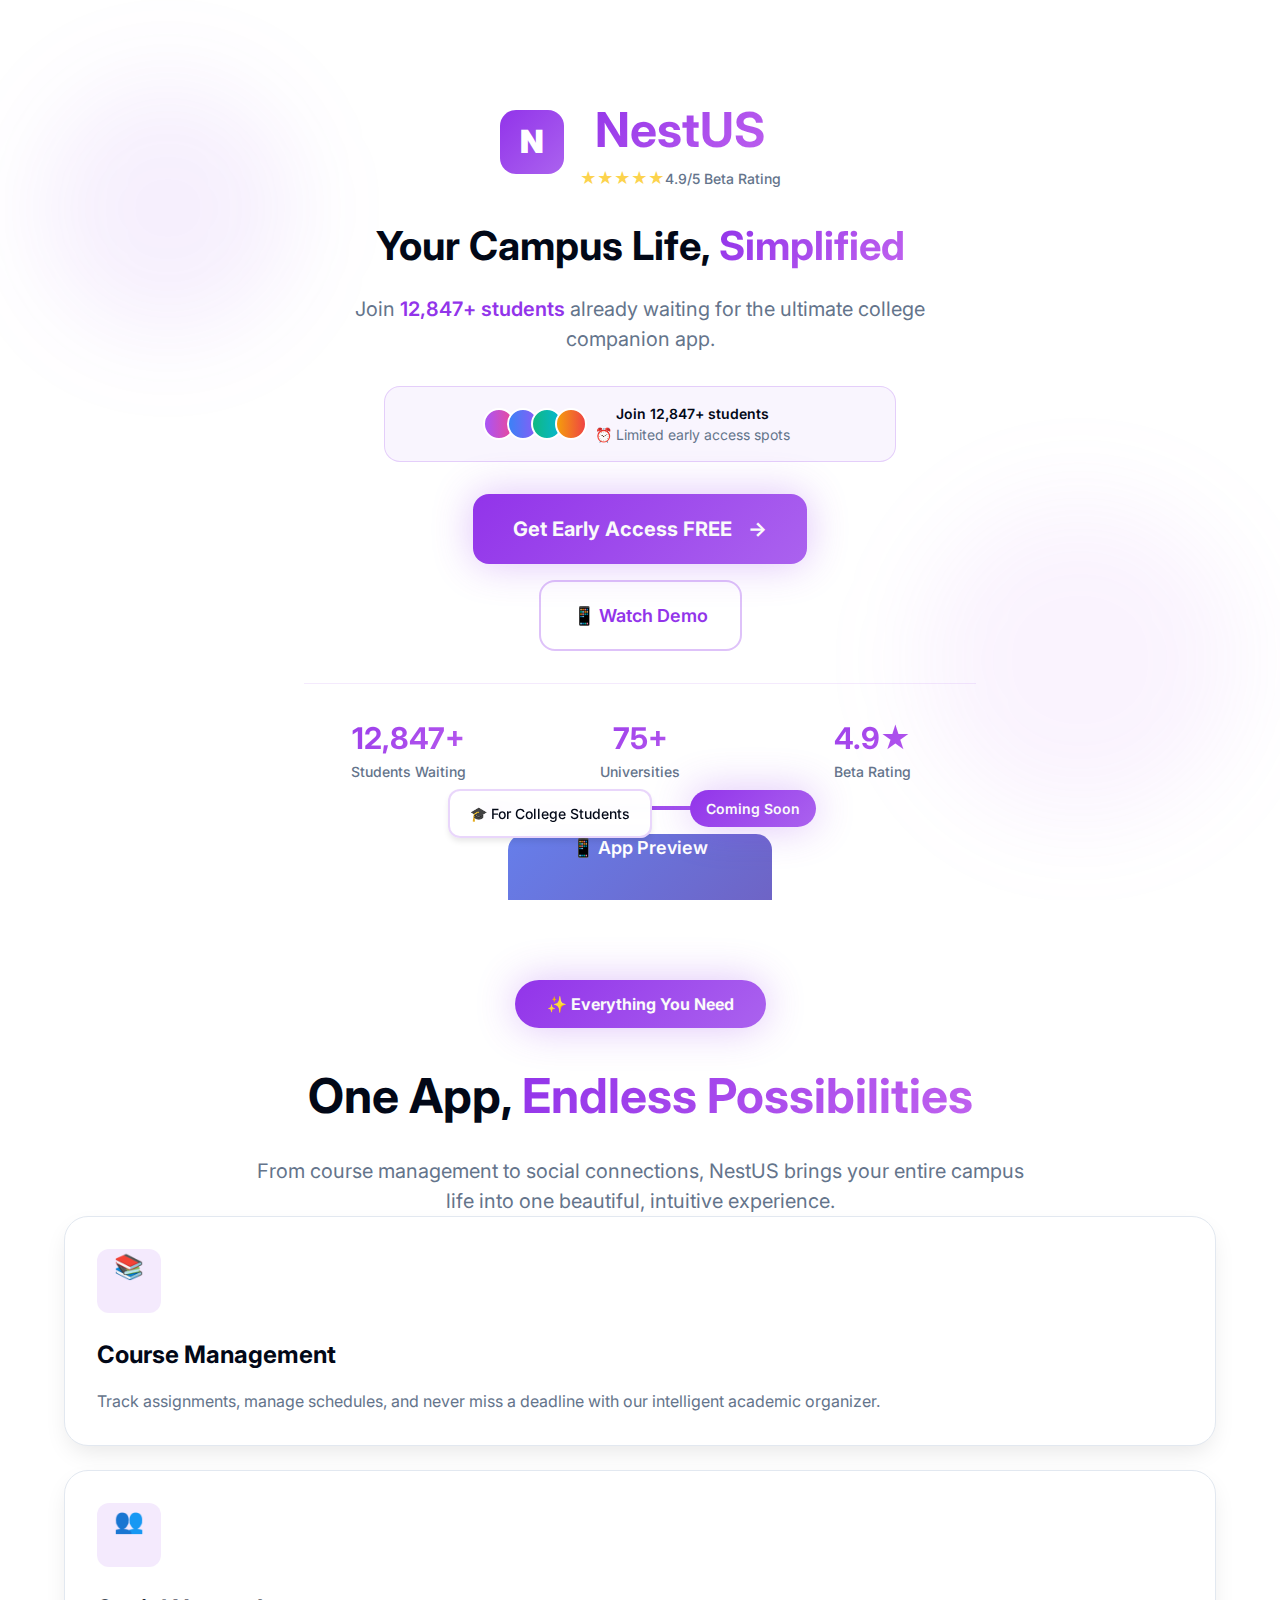
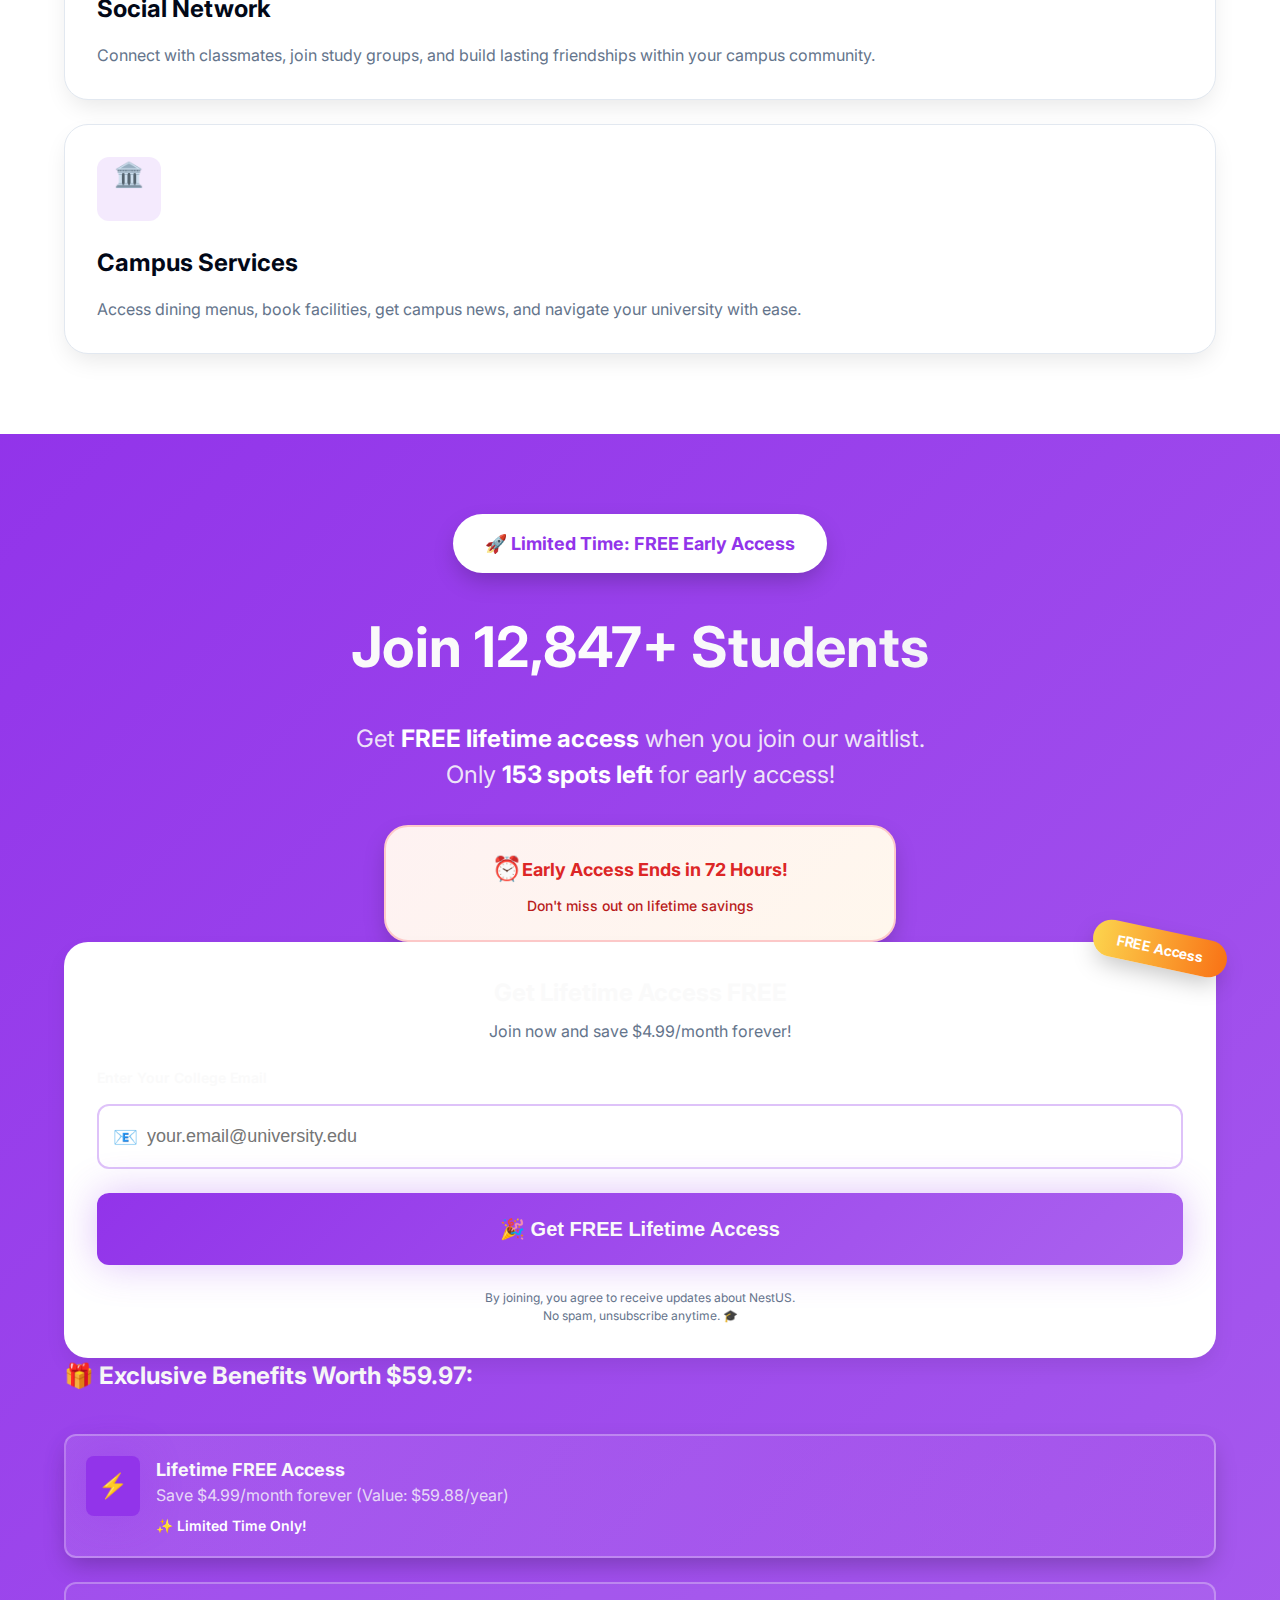
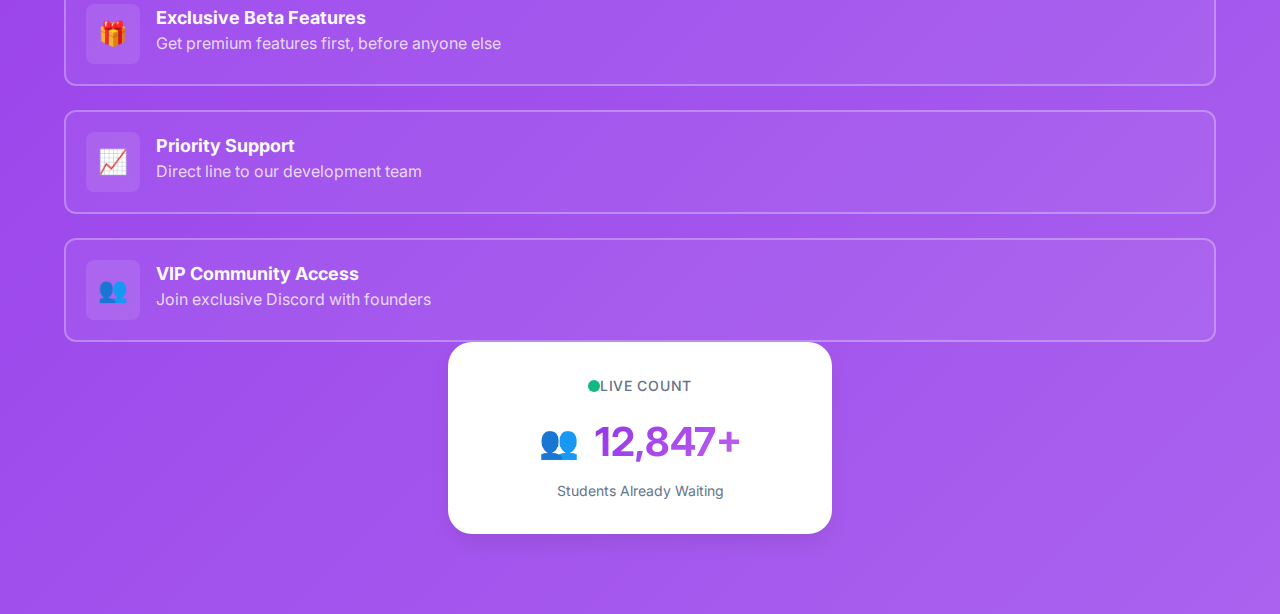
<file: public/nestus-ionos.html>
<!DOCTYPE html>
<html lang="en">
<head>
    <meta charset="UTF-8">
    <meta name="viewport" content="width=device-width, initial-scale=1.0">
    <title>NestUS - All-In-One Student Life App</title>
    <meta name="description" content="Join 12,847+ students waiting for the ultimate college companion app. Get FREE lifetime access - limited spots remaining!">
    
    <!-- Open Graph / Facebook -->
    <meta property="og:type" content="website">
    <meta property="og:url" content="https://nestus.app">
    <meta property="og:title" content="NestUS - All-In-One Student Life App">
    <meta property="og:description" content="Join 12,847+ students waiting for the ultimate college companion app. Get FREE lifetime access - limited spots remaining!">
    
    <!-- Twitter -->
    <meta property="twitter:card" content="summary_large_image">
    <meta property="twitter:url" content="https://nestus.app">
    <meta property="twitter:title" content="NestUS - All-In-One Student Life App">
    <meta property="twitter:description" content="Join 12,847+ students waiting for the ultimate college companion app. Get FREE lifetime access - limited spots remaining!">
    
    <!-- Preload Critical Assets -->
    <link rel="preload" href="https://fonts.googleapis.com/css2?family=Inter:wght@300;400;500;600;700;800;900&display=swap" as="style">
    <link href="https://fonts.googleapis.com/css2?family=Inter:wght@300;400;500;600;700;800;900&display=swap" rel="stylesheet">
    
    <style>
        /* Reset and Base Styles */
        *, *::before, *::after {
            box-sizing: border-box;
            margin: 0;
            padding: 0;
        }
        
        :root {
            --primary: 271 81% 56%;
            --primary-foreground: 0 0% 98%;
            --secondary: 210 40% 98%;
            --secondary-foreground: 222.2 84% 4.9%;
            --muted: 210 40% 96%;
            --muted-foreground: 215.4 16.3% 46.9%;
            --accent: 210 40% 96%;
            --accent-foreground: 222.2 84% 4.9%;
            --destructive: 0 84% 60%;
            --destructive-foreground: 210 40% 98%;
            --border: 214.3 31.8% 91.4%;
            --input: 214.3 31.8% 91.4%;
            --ring: 222.2 84% 4.9%;
            --background: 0 0% 100%;
            --foreground: 222.2 84% 4.9%;
            --gradient-primary: linear-gradient(135deg, hsl(271, 81%, 56%), hsl(271, 81%, 66%));
            --gradient-hero: linear-gradient(135deg, hsl(271, 81%, 56%), hsl(280, 81%, 66%));
            --shadow-glow: 0 0 40px hsl(271 81% 56% / 0.3);
            --shadow-feature: 0 25px 50px -12px hsl(271 81% 56% / 0.25);
            --transition-smooth: all 0.3s cubic-bezier(0.4, 0, 0.2, 1);
        }
        
        body {
            font-family: 'Inter', sans-serif;
            line-height: 1.5;
            color: hsl(var(--foreground));
            background: hsl(var(--background));
            overflow-x: hidden;
        }
        
        /* Typography */
        .gradient-hero {
            background: var(--gradient-hero);
            -webkit-background-clip: text;
            background-clip: text;
            -webkit-text-fill-color: transparent;
        }
        
        .gradient-primary {
            background: var(--gradient-primary);
        }
        
        /* Layout */
        .container {
            max-width: 1200px;
            margin: 0 auto;
            padding: 0 1.5rem;
        }
        
        /* Animations */
        @keyframes float {
            0%, 100% { transform: translateY(0px); }
            50% { transform: translateY(-20px); }
        }
        
        @keyframes pulse-glow {
            0%, 100% { box-shadow: var(--shadow-glow); }
            50% { box-shadow: 0 0 60px hsl(271 81% 56% / 0.5); }
        }
        
        @keyframes slide-up {
            from { opacity: 0; transform: translateY(30px); }
            to { opacity: 1; transform: translateY(0); }
        }
        
        @keyframes scale-in {
            from { opacity: 0; transform: scale(0.95); }
            to { opacity: 1; transform: scale(1); }
        }
        
        .animate-float { animation: float 6s ease-in-out infinite; }
        .animate-pulse-glow { animation: pulse-glow 2s ease-in-out infinite; }
        .animate-slide-up { animation: slide-up 0.6s ease-out forwards; }
        .animate-scale-in { animation: scale-in 0.5s ease-out forwards; }
        
        /* Components */
        .btn {
            display: inline-flex;
            align-items: center;
            justify-content: center;
            gap: 0.5rem;
            padding: 1rem 2rem;
            font-weight: 600;
            border-radius: 1rem;
            border: none;
            cursor: pointer;
            transition: var(--transition-smooth);
            text-decoration: none;
            font-size: 1.125rem;
        }
        
        .btn-primary {
            background: var(--gradient-primary);
            color: hsl(var(--primary-foreground));
            box-shadow: var(--shadow-glow);
        }
        
        .btn-primary:hover {
            transform: scale(1.05);
            box-shadow: 0 0 50px hsl(271 81% 56% / 0.4);
        }
        
        .btn-outline {
            background: transparent;
            color: hsl(271, 81%, 56%);
            border: 2px solid hsl(271 81% 56% / 0.3);
        }
        
        .btn-outline:hover {
            background: hsl(271 81% 56% / 0.1);
            border-color: hsl(271 81% 56% / 0.5);
        }
        
        .card {
            background: hsl(var(--background));
            border: 1px solid hsl(var(--border));
            border-radius: 1.5rem;
            padding: 2rem;
            box-shadow: 0 10px 25px -5px hsl(0 0% 0% / 0.1);
        }
        
        .input {
            width: 100%;
            padding: 1rem 1rem 1rem 3rem;
            font-size: 1.125rem;
            border: 2px solid hsl(271 81% 56% / 0.3);
            border-radius: 0.75rem;
            background: hsl(var(--background));
            transition: var(--transition-smooth);
        }
        
        .input:focus {
            outline: none;
            border-color: hsl(271, 81%, 56%);
            box-shadow: 0 0 0 3px hsl(271 81% 56% / 0.2);
        }
        
        /* Sections */
        .hero {
            min-height: 100vh;
            display: flex;
            align-items: center;
            position: relative;
            overflow: hidden;
        }
        
        .hero-bg {
            position: absolute;
            inset: 0;
            pointer-events: none;
        }
        
        .hero-bg::before {
            content: '';
            position: absolute;
            top: 5rem;
            left: 2.5rem;
            width: 16rem;
            height: 16rem;
            background: hsl(271 81% 56% / 0.08);
            border-radius: 50%;
            filter: blur(3rem);
            animation: float 6s ease-in-out infinite;
        }
        
        .hero-bg::after {
            content: '';
            position: absolute;
            bottom: 5rem;
            right: 2.5rem;
            width: 20rem;
            height: 20rem;
            background: hsl(280 81% 66% / 0.08);
            border-radius: 50%;
            filter: blur(3rem);
            animation: float 6s ease-in-out infinite 3s;
        }
        
        .waitlist {
            background: var(--gradient-primary);
            color: hsl(var(--primary-foreground));
        }
        
        .features {
            background: hsl(var(--background));
        }
        
        /* Responsive */
        @media (max-width: 768px) {
            .container { padding: 0 1rem; }
            .hero { min-height: 90vh; }
            .btn { padding: 0.875rem 1.5rem; font-size: 1rem; }
        }
        
        /* Utility Classes */
        .text-center { text-align: center; }
        .text-primary { color: hsl(271, 81%, 56%); }
        .text-muted { color: hsl(var(--muted-foreground)); }
        .font-bold { font-weight: 700; }
        .font-semibold { font-weight: 600; }
        .mb-4 { margin-bottom: 1rem; }
        .mb-6 { margin-bottom: 1.5rem; }
        .mb-8 { margin-bottom: 2rem; }
        .mt-4 { margin-top: 1rem; }
        .mt-8 { margin-top: 2rem; }
        .py-16 { padding-top: 4rem; padding-bottom: 4rem; }
        .py-20 { padding-top: 5rem; padding-bottom: 5rem; }
        .flex { display: flex; }
        .flex-col { flex-direction: column; }
        .items-center { align-items: center; }
        .justify-center { justify-content: center; }
        .gap-4 { gap: 1rem; }
        .gap-6 { gap: 1.5rem; }
        .grid { display: grid; }
        .grid-cols-1 { grid-template-columns: repeat(1, 1fr); }
        .grid-cols-2 { grid-template-columns: repeat(2, 1fr); }
        .grid-cols-3 { grid-template-columns: repeat(3, 1fr); }
        .max-w-lg { max-width: 32rem; }
        .max-w-2xl { max-width: 42rem; }
        .max-w-4xl { max-width: 56rem; }
        .mx-auto { margin-left: auto; margin-right: auto; }
        .relative { position: relative; }
        .absolute { position: absolute; }
        .inset-0 { top: 0; right: 0; bottom: 0; left: 0; }
        
        @media (min-width: 768px) {
            .md\\:grid-cols-2 { grid-template-columns: repeat(2, 1fr); }
            .md\\:text-5xl { font-size: 3rem; line-height: 1; }
            .md\\:text-6xl { font-size: 3.75rem; line-height: 1; }
        }
        
        @media (min-width: 1024px) {
            .lg\\:grid-cols-2 { grid-template-columns: repeat(2, 1fr); }
            .lg\\:text-6xl { font-size: 3.75rem; line-height: 1; }
            .lg\\:text-7xl { font-size: 4.5rem; line-height: 1; }
        }
    </style>
</head>

<body>
    <!-- Hero Section -->
    <section class="hero">
        <div class="hero-bg"></div>
        <div class="container">
            <div class="grid grid-cols-1 lg:grid-cols-2 gap-6 items-center">
                <div class="text-center animate-slide-up">
                    <!-- Logo and Brand -->
                    <div class="flex items-center justify-center gap-4 mb-8">
                        <div style="width: 4rem; height: 4rem; background: var(--gradient-primary); border-radius: 1rem; display: flex; align-items: center; justify-content: center; color: white; font-weight: 900; font-size: 2rem;" class="animate-pulse-glow">N</div>
                        <div>
                            <h1 style="font-size: 3rem; font-weight: 700;" class="gradient-hero">NestUS</h1>
                            <div class="flex items-center gap-2 mt-1">
                                <div class="flex">
                                    <span style="color: #FCD34D;">★★★★★</span>
                                </div>
                                <span class="text-muted" style="font-size: 0.875rem; font-weight: 500;">4.9/5 Beta Rating</span>
                            </div>
                        </div>
                    </div>

                    <h2 style="font-size: 2.5rem; font-weight: 700; margin-bottom: 1.5rem; line-height: 1.2;">
                        Your Campus Life, <span class="gradient-hero">Simplified</span>
                    </h2>
                    
                    <p style="font-size: 1.25rem; margin-bottom: 2rem; color: hsl(var(--muted-foreground)); max-width: 42rem; margin-left: auto; margin-right: auto;">
                        Join <span class="font-semibold text-primary">12,847+ students</span> already waiting for the ultimate college companion app.
                    </p>

                    <!-- Social Proof -->
                    <div style="background: hsl(271 81% 56% / 0.05); border: 1px solid hsl(271 81% 56% / 0.2); border-radius: 1rem; padding: 1rem; max-width: 32rem; margin: 0 auto 2rem auto;">
                        <div class="flex items-center justify-center gap-3">
                            <div class="flex" style="margin-right: 0.5rem;">
                                <div style="width: 2rem; height: 2rem; border-radius: 50%; background: linear-gradient(to right, #A855F7, #EC4899); border: 2px solid white; margin-left: -0.5rem;"></div>
                                <div style="width: 2rem; height: 2rem; border-radius: 50%; background: linear-gradient(to right, #3B82F6, #8B5CF6); border: 2px solid white; margin-left: -0.5rem;"></div>
                                <div style="width: 2rem; height: 2rem; border-radius: 50%; background: linear-gradient(to right, #10B981, #06B6D4); border: 2px solid white; margin-left: -0.5rem;"></div>
                                <div style="width: 2rem; height: 2rem; border-radius: 50%; background: linear-gradient(to right, #F59E0B, #EF4444); border: 2px solid white; margin-left: -0.5rem;"></div>
                            </div>
                            <div style="font-size: 0.875rem;">
                                <div class="font-semibold">Join 12,847+ students</div>
                                <div class="text-muted">⏰ Limited early access spots</div>
                            </div>
                        </div>
                    </div>

                    <div class="flex flex-col gap-4 items-center">
                        <a href="#waitlist" class="btn btn-primary" style="padding: 1.25rem 2.5rem; font-size: 1.25rem; font-weight: 700; position: relative; overflow: hidden;">
                            <span style="position: relative; z-index: 10;">Get Early Access FREE</span>
                            <span style="margin-left: 0.5rem; position: relative; z-index: 10;">→</span>
                        </a>
                        
                        <a href="#features" class="btn btn-outline" style="padding: 1.25rem 2rem;">
                            📱 Watch Demo
                        </a>
                    </div>

                    <!-- Stats -->
                    <div class="grid grid-cols-3 gap-6 mt-8" style="padding-top: 2rem; border-top: 1px solid hsl(271 81% 56% / 0.1);">
                        <div class="text-center">
                            <div style="font-size: 1.875rem; font-weight: 700;" class="gradient-hero">12,847+</div>
                            <div style="font-size: 0.875rem; font-weight: 500;" class="text-muted">Students Waiting</div>
                        </div>
                        <div class="text-center">
                            <div style="font-size: 1.875rem; font-weight: 700;" class="gradient-hero">75+</div>
                            <div style="font-size: 0.875rem; font-weight: 500;" class="text-muted">Universities</div>
                        </div>
                        <div class="text-center">
                            <div style="font-size: 1.875rem; font-weight: 700;" class="gradient-hero">4.9★</div>
                            <div style="font-size: 0.875rem; font-weight: 500;" class="text-muted">Beta Rating</div>
                        </div>
                    </div>
                </div>

                <!-- App Preview -->
                <div class="relative animate-scale-in" style="animation-delay: 0.3s;">
                    <div class="relative mx-auto animate-float" style="width: 20rem;">
                        <div class="relative">
                            <div style="position: absolute; inset: 0; background: var(--gradient-primary); border-radius: 1.5rem; padding: 0.25rem; box-shadow: var(--shadow-feature);">
                                <div style="background: hsl(var(--background)); border-radius: 1.5rem; padding: 1.5rem;">
                                    <div style="width: 100%; height: 24rem; background: linear-gradient(135deg, #667eea 0%, #764ba2 100%); border-radius: 1rem; display: flex; items: center; justify-content: center; color: white; font-size: 1.125rem; font-weight: 600;">
                                        📱 App Preview
                                    </div>
                                </div>
                            </div>
                            
                            <div style="position: absolute; top: -1rem; right: -1rem; background: var(--gradient-primary); color: hsl(var(--primary-foreground)); padding: 0.5rem 1rem; border-radius: 9999px; font-size: 0.875rem; font-weight: 600; box-shadow: var(--shadow-glow);" class="animate-pulse-glow">
                                Coming Soon
                            </div>
                            
                            <div style="position: absolute; bottom: -2rem; left: -2rem; background: hsl(var(--background) / 0.95); backdrop-filter: blur(8px); border: 2px solid hsl(271 81% 56% / 0.2); padding: 0.75rem 1.25rem; border-radius: 0.75rem; font-size: 0.875rem; font-weight: 500; box-shadow: 0 4px 6px -1px hsl(0 0% 0% / 0.1);">
                                🎓 For College Students
                            </div>
                        </div>
                    </div>
                </div>
            </div>
        </div>
    </section>

    <!-- Features Section -->
    <section id="features" class="features py-20">
        <div class="container">
            <div class="text-center mb-16">
                <div style="display: inline-block; background: var(--gradient-primary); color: hsl(var(--primary-foreground)); padding: 0.75rem 2rem; border-radius: 9999px; font-size: 1rem; font-weight: 700; margin-bottom: 2rem; box-shadow: var(--shadow-glow);">
                    ✨ Everything You Need
                </div>
                <h2 style="font-size: 3rem; font-weight: 700; margin-bottom: 1.5rem;">
                    One App, <span class="gradient-hero">Endless Possibilities</span>
                </h2>
                <p style="font-size: 1.25rem; color: hsl(var(--muted-foreground)); max-width: 48rem; margin: 0 auto;">
                    From course management to social connections, NestUS brings your entire campus life into one beautiful, intuitive experience.
                </p>
            </div>

            <div class="grid grid-cols-1 md:grid-cols-3 gap-6">
                <!-- Course Management -->
                <div class="card animate-scale-in">
                    <div style="width: 4rem; height: 4rem; background: hsl(271 81% 56% / 0.1); border-radius: 0.75rem; display: flex; items-center; justify-content: center; margin-bottom: 1.5rem;">
                        <span style="font-size: 1.5rem;">📚</span>
                    </div>
                    <h3 style="font-size: 1.5rem; font-weight: 700; margin-bottom: 1rem;">Course Management</h3>
                    <p class="text-muted">Track assignments, manage schedules, and never miss a deadline with our intelligent academic organizer.</p>
                </div>

                <!-- Social Network -->
                <div class="card animate-scale-in" style="animation-delay: 0.2s;">
                    <div style="width: 4rem; height: 4rem; background: hsl(271 81% 56% / 0.1); border-radius: 0.75rem; display: flex; items-center; justify-content: center; margin-bottom: 1.5rem;">
                        <span style="font-size: 1.5rem;">👥</span>
                    </div>
                    <h3 style="font-size: 1.5rem; font-weight: 700; margin-bottom: 1rem;">Social Network</h3>
                    <p class="text-muted">Connect with classmates, join study groups, and build lasting friendships within your campus community.</p>
                </div>

                <!-- Campus Services -->
                <div class="card animate-scale-in" style="animation-delay: 0.4s;">
                    <div style="width: 4rem; height: 4rem; background: hsl(271 81% 56% / 0.1); border-radius: 0.75rem; display: flex; items-center; justify-content: center; margin-bottom: 1.5rem;">
                        <span style="font-size: 1.5rem;">🏛️</span>
                    </div>
                    <h3 style="font-size: 1.5rem; font-weight: 700; margin-bottom: 1rem;">Campus Services</h3>
                    <p class="text-muted">Access dining menus, book facilities, get campus news, and navigate your university with ease.</p>
                </div>
            </div>
        </div>
    </section>

    <!-- Waitlist Section -->
    <section id="waitlist" class="waitlist py-20">
        <div class="container">
            <div class="text-center mb-16">
                <div style="display: inline-block; background: hsl(var(--background)); color: hsl(271, 81%, 56%); padding: 1rem 2rem; border-radius: 9999px; font-size: 1.125rem; font-weight: 700; margin-bottom: 2rem; box-shadow: 0 10px 25px -5px hsl(0 0% 0% / 0.25);">
                    🚀 Limited Time: FREE Early Access
                </div>
                <h2 style="font-size: 3.5rem; font-weight: 700; margin-bottom: 2rem; color: hsl(var(--primary-foreground));">
                    Join <span style="background: linear-gradient(135deg, #FFFFFF, #F3F4F6); -webkit-background-clip: text; background-clip: text; -webkit-text-fill-color: transparent;">12,847+ Students</span>
                </h2>
                <p style="font-size: 1.5rem; color: hsl(var(--primary-foreground) / 0.9); max-width: 56rem; margin: 0 auto 2rem auto;">
                    Get <span style="font-weight: 700; color: #FFFFFF;">FREE lifetime access</span> when you join our waitlist. 
                    <br />
                    Only <span style="font-weight: 700; color: #FFFFFF; animation: pulse 2s infinite;">153 spots left</span> for early access!
                </p>
                
                <!-- Urgency Timer -->
                <div style="background: linear-gradient(135deg, #FEF2F2, #FFF7ED); border: 2px solid #FECACA; border-radius: 1.5rem; padding: 1.5rem; max-width: 32rem; margin: 0 auto; box-shadow: 0 10px 25px -5px hsl(0 0% 0% / 0.25);">
                    <div class="flex items-center justify-center gap-3" style="color: #DC2626;">
                        <span style="font-size: 1.5rem; animation: pulse 1s infinite;">⏰</span>
                        <span style="font-weight: 700; font-size: 1.125rem;">Early Access Ends in 72 Hours!</span>
                    </div>
                    <div style="font-size: 0.875rem; color: #B91C1C; margin-top: 0.5rem; font-weight: 500;">Don't miss out on lifetime savings</div>
                </div>
            </div>

            <div class="grid grid-cols-1 lg:grid-cols-2 gap-12 items-center">
                <!-- Enhanced Waitlist Form -->
                <div class="relative">
                    <!-- Premium Badge -->
                    <div style="position: absolute; top: -0.75rem; right: -0.75rem; background: linear-gradient(to right, #FCD34D, #F97316); color: white; padding: 0.5rem 1.5rem; border-radius: 9999px; font-size: 0.875rem; font-weight: 700; transform: rotate(12deg); box-shadow: 0 10px 25px -5px hsl(0 0% 0% / 0.25); z-index: 10;">
                        FREE Access
                    </div>
                    
                    <div class="card" style="background: hsl(var(--background)); border: 1px solid hsl(var(--primary-foreground) / 0.2); position: relative; overflow: hidden;">
                        <!-- Value Proposition -->
                        <div class="text-center mb-6">
                            <h3 style="font-size: 1.5rem; font-weight: 700; margin-bottom: 0.5rem;">Get Lifetime Access FREE</h3>
                            <p class="text-muted">Join now and save $4.99/month forever!</p>
                        </div>

                        <form id="waitlistForm" style="display: flex; flex-direction: column; gap: 1.5rem;">
                            <div>
                                <label for="email" style="display: block; font-size: 0.875rem; font-weight: 600; margin-bottom: 1rem;">
                                    Enter Your College Email
                                </label>
                                <div class="relative">
                                    <span style="position: absolute; left: 1rem; top: 50%; transform: translateY(-50%); color: hsl(var(--muted-foreground)); font-size: 1.25rem;">📧</span>
                                    <input
                                        id="email"
                                        type="email"
                                        placeholder="your.email@university.edu"
                                        class="input"
                                        required
                                        style="padding-left: 3rem; padding-top: 1.25rem; padding-bottom: 1.25rem; font-size: 1.125rem; border: 2px solid hsl(271 81% 56% / 0.3); border-radius: 0.75rem;"
                                    />
                                </div>
                            </div>

                            <button 
                                type="submit" 
                                class="btn btn-primary"
                                style="width: 100%; padding: 1.5rem; font-size: 1.25rem; font-weight: 700; border-radius: 0.75rem; position: relative; overflow: hidden;"
                            >
                                <span style="position: relative; z-index: 10;">🎉 Get FREE Lifetime Access</span>
                            </button>

                            <p style="font-size: 0.75rem; color: hsl(var(--muted-foreground)); text-align: center; line-height: 1.5;">
                                By joining, you agree to receive updates about NestUS. 
                                <br />
                                No spam, unsubscribe anytime. 🎓
                            </p>
                        </form>
                    </div>
                </div>

                <!-- Enhanced Benefits List -->
                <div style="display: flex; flex-direction: column; gap: 1.5rem;">
                    <h3 style="font-size: 1.5rem; font-weight: 700; color: hsl(var(--primary-foreground)); margin-bottom: 1rem;">🎁 Exclusive Benefits Worth $59.97:</h3>
                    
                    <div style="display: flex; align-items: flex-start; gap: 1rem; padding: 1.25rem; border-radius: 0.75rem; background: linear-gradient(to right, hsl(var(--background) / 0.1), hsl(280 81% 66% / 0.1)); border: 2px solid hsl(var(--primary-foreground) / 0.3); box-shadow: 0 10px 25px -5px hsl(0 0% 0% / 0.25);">
                        <div style="padding: 0.75rem; border-radius: 0.5rem; background: hsl(var(--primary)); box-shadow: var(--shadow-glow);">
                            <span style="font-size: 1.5rem; color: white;">⚡</span>
                        </div>
                        <div style="flex: 1;">
                            <h4 style="font-weight: 700; color: hsl(var(--primary-foreground)); font-size: 1.125rem;">Lifetime FREE Access</h4>
                            <p style="color: hsl(var(--primary-foreground) / 0.8);">Save $4.99/month forever (Value: $59.88/year)</p>
                            <div style="margin-top: 0.5rem; font-size: 0.875rem; font-weight: 600; color: #FFFFFF;">✨ Limited Time Only!</div>
                        </div>
                    </div>

                    <div style="display: flex; align-items: flex-start; gap: 1rem; padding: 1.25rem; border-radius: 0.75rem; background: hsl(var(--background) / 0.05); border: 2px solid hsl(var(--primary-foreground) / 0.3);">
                        <div style="padding: 0.75rem; border-radius: 0.5rem; background: hsl(var(--background) / 0.1);">
                            <span style="font-size: 1.5rem;">🎁</span>
                        </div>
                        <div style="flex: 1;">
                            <h4 style="font-weight: 700; color: hsl(var(--primary-foreground)); font-size: 1.125rem;">Exclusive Beta Features</h4>
                            <p style="color: hsl(var(--primary-foreground) / 0.8);">Get premium features first, before anyone else</p>
                        </div>
                    </div>

                    <div style="display: flex; align-items: flex-start; gap: 1rem; padding: 1.25rem; border-radius: 0.75rem; background: hsl(var(--background) / 0.05); border: 2px solid hsl(var(--primary-foreground) / 0.3);">
                        <div style="padding: 0.75rem; border-radius: 0.5rem; background: hsl(var(--background) / 0.1);">
                            <span style="font-size: 1.5rem;">📈</span>
                        </div>
                        <div style="flex: 1;">
                            <h4 style="font-weight: 700; color: hsl(var(--primary-foreground)); font-size: 1.125rem;">Priority Support</h4>
                            <p style="color: hsl(var(--primary-foreground) / 0.8);">Direct line to our development team</p>
                        </div>
                    </div>

                    <div style="display: flex; align-items: flex-start; gap: 1rem; padding: 1.25rem; border-radius: 0.75rem; background: hsl(var(--background) / 0.05); border: 2px solid hsl(var(--primary-foreground) / 0.3);">
                        <div style="padding: 0.75rem; border-radius: 0.5rem; background: hsl(var(--background) / 0.1);">
                            <span style="font-size: 1.5rem;">👥</span>
                        </div>
                        <div style="flex: 1;">
                            <h4 style="font-weight: 700; color: hsl(var(--primary-foreground)); font-size: 1.125rem;">VIP Community Access</h4>
                            <p style="color: hsl(var(--primary-foreground) / 0.8);">Join exclusive Discord with founders</p>
                        </div>
                    </div>
                </div>
            </div>

            <!-- Live Counter -->
            <div class="text-center mt-16">
                <div class="card" style="max-width: 24rem; margin: 0 auto; background: hsl(var(--background)); border: 1px solid hsl(var(--primary-foreground) / 0.2);">
                    <div class="flex items-center justify-center gap-3 mb-4">
                        <div style="width: 0.75rem; height: 0.75rem; background: #10B981; border-radius: 50%; animation: pulse 2s infinite;"></div>
                        <span style="font-size: 0.875rem; font-weight: 500; text-transform: uppercase; letter-spacing: 0.05em;" class="text-muted">Live Count</span>
                    </div>
                    <div class="flex items-center justify-center gap-4">
                        <span style="font-size: 2rem;">👥</span>
                        <span style="font-size: 2.5rem; font-weight: 700;" class="gradient-hero" id="waitlistCounter">
                            12,847+
                        </span>
                    </div>
                    <p style="font-size: 0.875rem; margin-top: 0.5rem;" class="text-muted">Students Already Waiting</p>
                </div>
            </div>
        </div>
    </section>

    <script>
        // Smooth scrolling for anchor links
        document.querySelectorAll('a[href^="#"]').forEach(anchor => {
            anchor.addEventListener('click', function (e) {
                e.preventDefault();
                const target = document.querySelector(this.getAttribute('href'));
                if (target) {
                    target.scrollIntoView({
                        behavior: 'smooth',
                        block: 'start'
                    });
                }
            });
        });

        // Waitlist form submission
        document.getElementById('waitlistForm').addEventListener('submit', function(e) {
            e.preventDefault();
            
            const email = document.getElementById('email').value;
            const submitBtn = this.querySelector('button[type="submit"]');
            const counter = document.getElementById('waitlistCounter');
            
            if (!email || !email.includes('@')) {
                alert('Please enter a valid email address');
                return;
            }

            // Disable form
            submitBtn.innerHTML = '<span style="position: relative; z-index: 10;">Securing Your Spot...</span>';
            submitBtn.disabled = true;
            
            // Simulate API call
            setTimeout(() => {
                // Update counter
                const currentCount = parseInt(counter.textContent.replace(/[^\d]/g, ''));
                counter.textContent = (currentCount + 1).toLocaleString() + '+';
                
                // Show success message
                this.innerHTML = `
                    <div style="text-align: center; padding: 2rem;">
                        <div style="width: 5rem; height: 5rem; background: #DCFCE7; border-radius: 50%; display: flex; items-center; justify-content: center; margin: 0 auto 1.5rem auto;">
                            <span style="font-size: 2.5rem; color: #16A34A;">✅</span>
                        </div>
                        <h3 style="font-size: 1.875rem; font-weight: 700; margin-bottom: 1rem;">You're On The List!</h3>
                        <p style="font-size: 1.125rem; color: hsl(var(--muted-foreground)); margin-bottom: 1.5rem;">
                            Thank you for joining our waitlist! We'll send you exclusive updates and early access when NestUS launches.
                        </p>
                        <div style="background: hsl(271 81% 56% / 0.05); border-radius: 1rem; padding: 1.5rem;">
                            <div style="display: flex; items-center; justify-content: center; gap: 0.75rem; color: hsl(271, 81%, 56%);">
                                <span style="font-size: 1.5rem;">👥</span>
                                <span style="font-size: 1.5rem; font-weight: 700;">${counter.textContent}</span>
                                <span style="font-size: 1.125rem; font-weight: 500;">Students Waiting</span>
                            </div>
                        </div>
                        <p style="font-size: 0.875rem; color: hsl(var(--muted-foreground)); margin-top: 1rem;">
                            Share with friends and move up the list! 🚀
                        </p>
                    </div>
                `;
            }, 1500);
        });

        // Animate counter on scroll
        const observerOptions = {
            threshold: 0.5,
            rootMargin: '0px 0px -100px 0px'
        };

        const observer = new IntersectionObserver((entries) => {
            entries.forEach(entry => {
                if (entry.isIntersecting) {
                    entry.target.style.animationPlayState = 'running';
                }
            });
        }, observerOptions);

        // Observe animated elements
        document.querySelectorAll('.animate-slide-up, .animate-scale-in').forEach(el => {
            observer.observe(el);
        });
    </script>
</body>
</html>
</file>
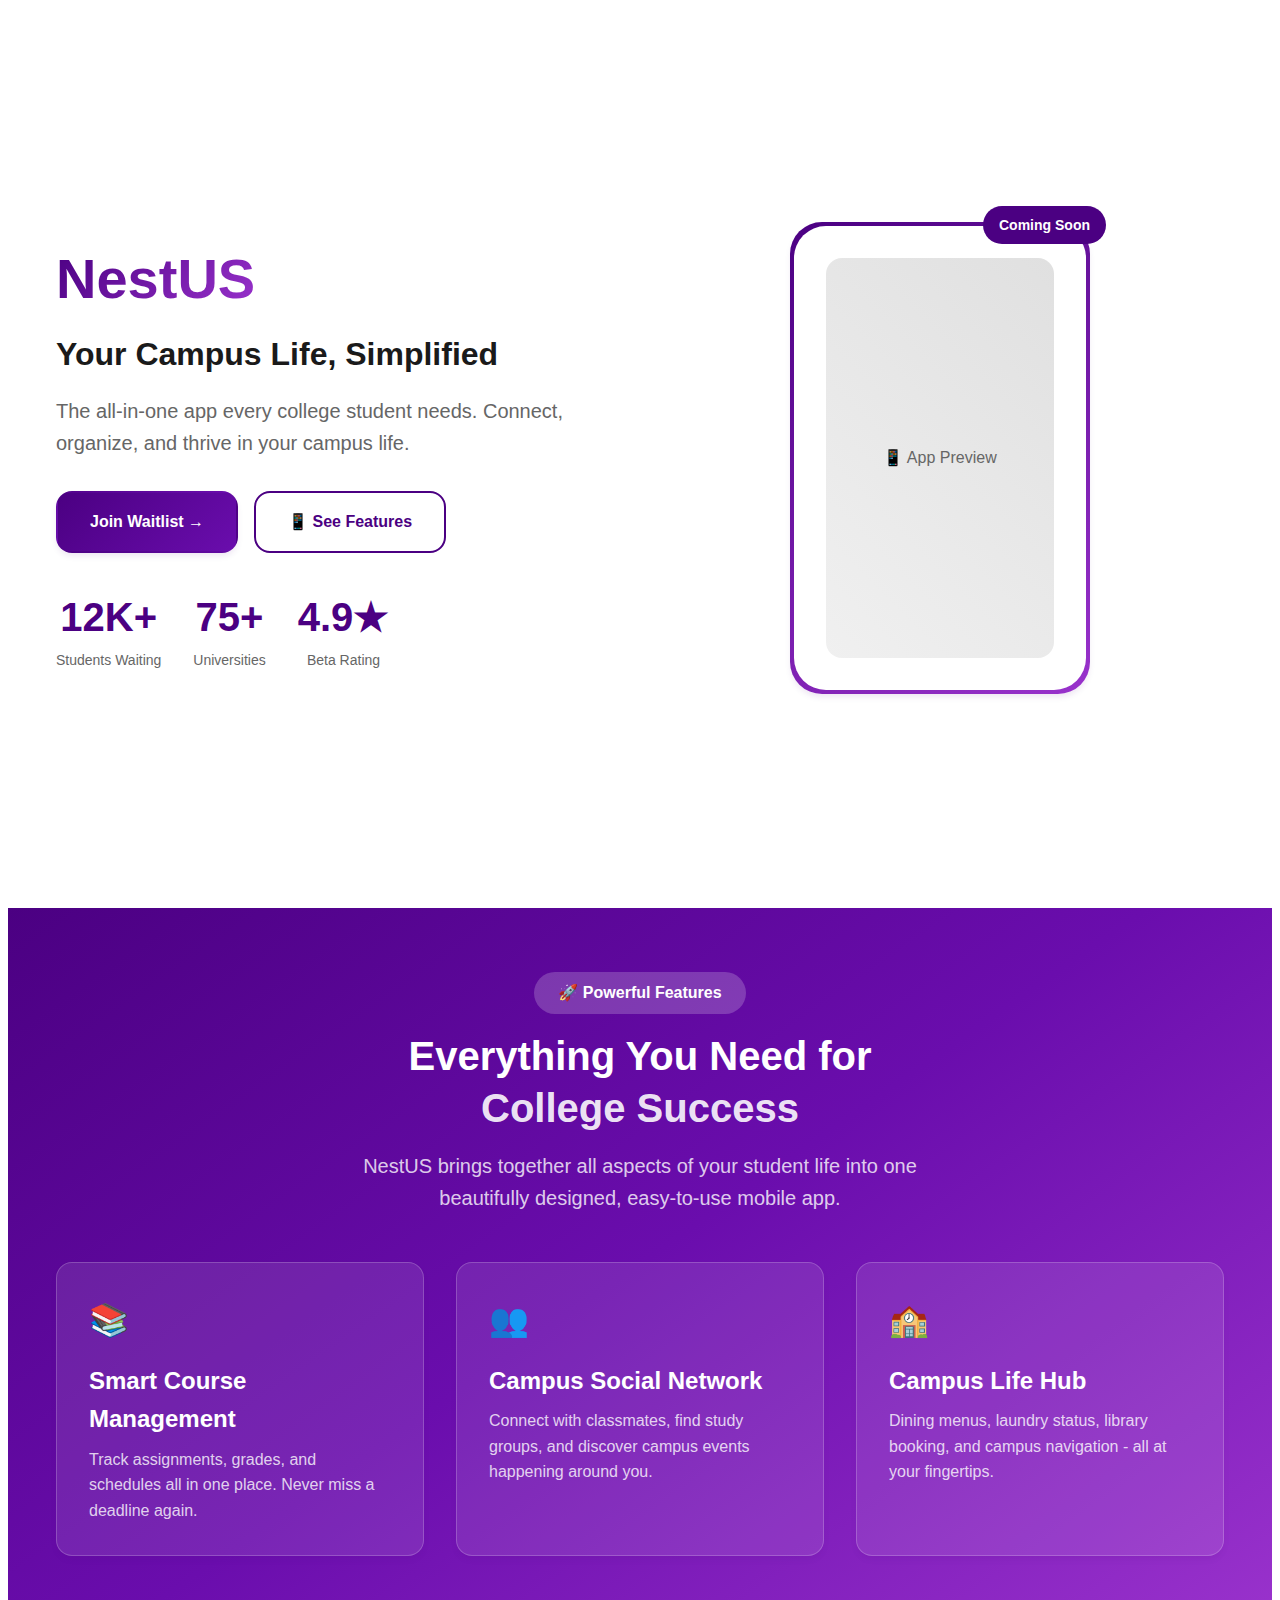
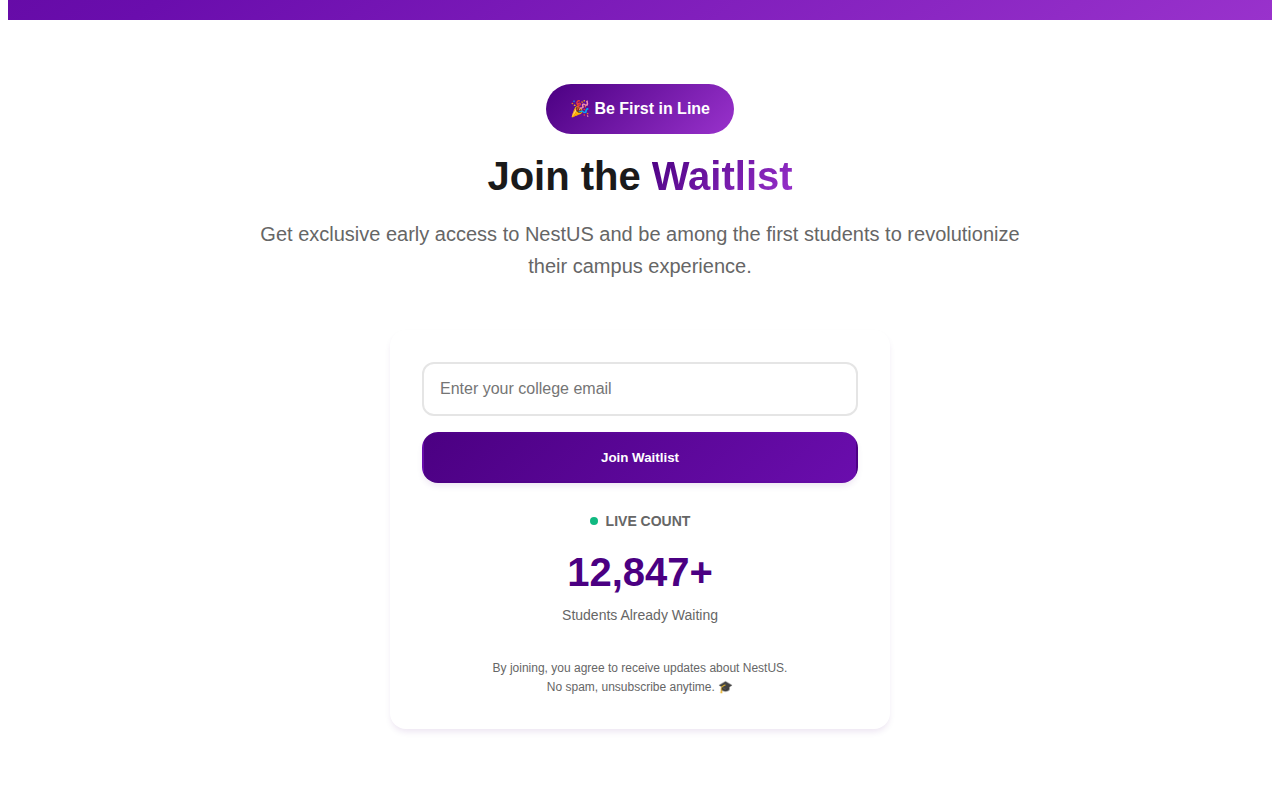
<file: public/nestus-standalone.html>
<!DOCTYPE html>
<html lang="en">
<head>
    <meta charset="UTF-8">
    <meta name="viewport" content="width=device-width, initial-scale=1.0">
    <title>NestUS - Your Campus Life, Simplified</title>
    <meta name="description" content="The all-in-one app every college student needs. Connect, organize, and thrive in your campus life. Join thousands of students on the waitlist.">
    
    <!-- WordPress Compatibility Styles -->
    <style>
        /* Reset and WordPress compatibility */
        .nestus-landing * {
            box-sizing: border-box;
            margin: 0;
            padding: 0;
        }
        
        .nestus-landing {
            font-family: -apple-system, BlinkMacSystemFont, 'Segoe UI', Roboto, Oxygen, Ubuntu, Cantarell, sans-serif;
            line-height: 1.6;
            color: #1a1a1a;
            background: #ffffff;
        }
        
        /* Design System Variables */
        .nestus-landing {
            --primary: #4B0082;
            --primary-light: #6A0DAD;
            --primary-dark: #3D0068;
            --accent: #9932CC;
            --background: #ffffff;
            --text: #1a1a1a;
            --text-muted: #666666;
            --border: #e5e5e5;
            --shadow: 0 4px 6px -1px rgba(75, 0, 130, 0.1);
        }
        
        /* Layout Components */
        .nestus-container {
            max-width: 1200px;
            margin: 0 auto;
            padding: 0 1rem;
        }
        
        .nestus-section {
            padding: 4rem 0;
        }
        
        .nestus-section-alt {
            background: linear-gradient(145deg, var(--primary), var(--primary-light), var(--accent));
            color: white;
            padding: 4rem 0;
        }
        
        /* Typography */
        .nestus-landing h1 {
            font-size: 3.5rem;
            font-weight: 700;
            line-height: 1.2;
            margin-bottom: 1rem;
        }
        
        .nestus-landing h2 {
            font-size: 2.5rem;
            font-weight: 700;
            line-height: 1.3;
            margin-bottom: 1rem;
        }
        
        .nestus-landing h3 {
            font-size: 1.5rem;
            font-weight: 600;
            margin-bottom: 0.5rem;
        }
        
        .gradient-text {
            background: linear-gradient(135deg, var(--primary), var(--accent));
            -webkit-background-clip: text;
            -webkit-text-fill-color: transparent;
            background-clip: text;
        }
        
        /* Buttons */
        .btn {
            display: inline-flex;
            align-items: center;
            justify-content: center;
            padding: 1rem 2rem;
            border-radius: 1rem;
            font-weight: 600;
            text-decoration: none;
            transition: all 0.3s ease;
            cursor: pointer;
            border: 2px solid transparent;
        }
        
        .btn-primary {
            background: linear-gradient(135deg, var(--primary), var(--primary-light));
            color: white;
            box-shadow: var(--shadow);
        }
        
        .btn-primary:hover {
            transform: translateY(-2px);
            box-shadow: 0 8px 25px -5px rgba(75, 0, 130, 0.3);
        }
        
        .btn-outline {
            border-color: var(--primary);
            color: var(--primary);
            background: transparent;
        }
        
        .btn-outline:hover {
            background: var(--primary);
            color: white;
        }
        
        /* Cards */
        .card {
            background: white;
            border-radius: 1rem;
            padding: 2rem;
            box-shadow: var(--shadow);
            transition: all 0.3s ease;
        }
        
        .card:hover {
            transform: translateY(-4px);
            box-shadow: 0 20px 50px -10px rgba(75, 0, 130, 0.15);
        }
        
        /* Form Elements */
        .form-input {
            width: 100%;
            padding: 1rem;
            border: 2px solid var(--border);
            border-radius: 0.75rem;
            font-size: 1rem;
            transition: border-color 0.3s ease;
        }
        
        .form-input:focus {
            outline: none;
            border-color: var(--primary);
        }
        
        /* Grid System */
        .grid {
            display: grid;
            gap: 2rem;
        }
        
        .grid-2 {
            grid-template-columns: repeat(2, 1fr);
        }
        
        .grid-3 {
            grid-template-columns: repeat(3, 1fr);
        }
        
        /* Responsive */
        @media (max-width: 768px) {
            .nestus-landing h1 { font-size: 2.5rem; }
            .nestus-landing h2 { font-size: 2rem; }
            .grid-2, .grid-3 { grid-template-columns: 1fr; }
            .nestus-section { padding: 2rem 0; }
        }
        
        /* Animations */
        @keyframes fadeInUp {
            from {
                opacity: 0;
                transform: translateY(30px);
            }
            to {
                opacity: 1;
                transform: translateY(0);
            }
        }
        
        .animate-fade-in {
            animation: fadeInUp 0.6s ease-out;
        }
        
        /* Stats Counter */
        .stats-counter {
            font-size: 2.5rem;
            font-weight: 700;
            color: var(--primary);
        }
    </style>
</head>
<body>
    <div class="nestus-landing">
        <!-- Hero Section -->
        <section class="nestus-section" style="min-height: 100vh; display: flex; align-items: center;">
            <div class="nestus-container">
                <div class="grid grid-2" style="align-items: center;">
                    <div class="animate-fade-in">
                        <h1>
                            <span class="gradient-text">NestUS</span><br>
                            <span style="font-size: 2rem; color: var(--text);">Your Campus Life, Simplified</span>
                        </h1>
                        <p style="font-size: 1.25rem; color: var(--text-muted); margin-bottom: 2rem;">
                            The all-in-one app every college student needs. Connect, organize, and thrive in your campus life.
                        </p>
                        <div style="display: flex; gap: 1rem; flex-wrap: wrap;">
                            <a href="#waitlist" class="btn btn-primary">Join Waitlist →</a>
                            <a href="#features" class="btn btn-outline">📱 See Features</a>
                        </div>
                        <div style="display: flex; gap: 2rem; margin-top: 2rem; text-align: center;">
                            <div>
                                <div class="stats-counter">12K+</div>
                                <div style="font-size: 0.875rem; color: var(--text-muted);">Students Waiting</div>
                            </div>
                            <div>
                                <div class="stats-counter">75+</div>
                                <div style="font-size: 0.875rem; color: var(--text-muted);">Universities</div>
                            </div>
                            <div>
                                <div class="stats-counter">4.9★</div>
                                <div style="font-size: 0.875rem; color: var(--text-muted);">Beta Rating</div>
                            </div>
                        </div>
                    </div>
                    <div style="text-align: center;">
                        <div style="max-width: 300px; margin: 0 auto; position: relative;">
                            <div style="background: linear-gradient(145deg, var(--primary), var(--accent)); padding: 4px; border-radius: 2rem; box-shadow: var(--shadow);">
                                <div style="background: white; border-radius: 2rem; padding: 2rem;">
                                    <div style="width: 100%; height: 400px; background: linear-gradient(45deg, #f0f0f0, #e0e0e0); border-radius: 1rem; display: flex; align-items: center; justify-content: center; color: var(--text-muted);">
                                        📱 App Preview
                                    </div>
                                </div>
                            </div>
                            <div style="position: absolute; top: -1rem; right: -1rem; background: var(--primary); color: white; padding: 0.5rem 1rem; border-radius: 2rem; font-size: 0.875rem; font-weight: 600;">
                                Coming Soon
                            </div>
                        </div>
                    </div>
                </div>
            </div>
        </section>

        <!-- Features Section -->
        <section id="features" class="nestus-section-alt">
            <div class="nestus-container">
                <div style="text-align: center; margin-bottom: 3rem;">
                    <div style="background: rgba(255,255,255,0.2); color: white; display: inline-block; padding: 0.5rem 1.5rem; border-radius: 2rem; margin-bottom: 1rem; font-weight: 600;">
                        🚀 Powerful Features
                    </div>
                    <h2 style="color: white; margin-bottom: 1rem;">
                        Everything You Need for<br>
                        <span style="color: rgba(255,255,255,0.9);">College Success</span>
                    </h2>
                    <p style="font-size: 1.25rem; color: rgba(255,255,255,0.8); max-width: 600px; margin: 0 auto;">
                        NestUS brings together all aspects of your student life into one beautifully designed, easy-to-use mobile app.
                    </p>
                </div>

                <div class="grid grid-3">
                    <div class="card" style="background: rgba(255,255,255,0.1); border: 1px solid rgba(255,255,255,0.2); color: white;">
                        <div style="font-size: 2rem; margin-bottom: 1rem;">📚</div>
                        <h3>Smart Course Management</h3>
                        <p style="color: rgba(255,255,255,0.8);">Track assignments, grades, and schedules all in one place. Never miss a deadline again.</p>
                    </div>
                    <div class="card" style="background: rgba(255,255,255,0.1); border: 1px solid rgba(255,255,255,0.2); color: white;">
                        <div style="font-size: 2rem; margin-bottom: 1rem;">👥</div>
                        <h3>Campus Social Network</h3>
                        <p style="color: rgba(255,255,255,0.8);">Connect with classmates, find study groups, and discover campus events happening around you.</p>
                    </div>
                    <div class="card" style="background: rgba(255,255,255,0.1); border: 1px solid rgba(255,255,255,0.2); color: white;">
                        <div style="font-size: 2rem; margin-bottom: 1rem;">🏫</div>
                        <h3>Campus Life Hub</h3>
                        <p style="color: rgba(255,255,255,0.8);">Dining menus, laundry status, library booking, and campus navigation - all at your fingertips.</p>
                    </div>
                </div>
            </div>
        </section>

        <!-- Waitlist Section -->
        <section id="waitlist" class="nestus-section">
            <div class="nestus-container" style="max-width: 800px;">
                <div style="text-align: center; margin-bottom: 3rem;">
                    <div style="background: linear-gradient(135deg, var(--primary), var(--accent)); color: white; display: inline-block; padding: 0.75rem 1.5rem; border-radius: 2rem; margin-bottom: 1rem; font-weight: 600;">
                        🎉 Be First in Line
                    </div>
                    <h2>
                        Join the <span class="gradient-text">Waitlist</span>
                    </h2>
                    <p style="font-size: 1.25rem; color: var(--text-muted); margin-bottom: 2rem;">
                        Get exclusive early access to NestUS and be among the first students to revolutionize their campus experience.
                    </p>
                </div>

                <div class="card" style="max-width: 500px; margin: 0 auto;">
                    <form id="waitlistForm" style="text-align: center;">
                        <div style="margin-bottom: 1.5rem;">
                            <input 
                                type="email" 
                                id="email" 
                                placeholder="Enter your college email" 
                                class="form-input"
                                required
                                style="margin-bottom: 1rem;"
                            >
                            <button type="submit" class="btn btn-primary" style="width: 100%;">
                                Join Waitlist
                            </button>
                        </div>
                        <div style="text-align: center; margin-bottom: 2rem;">
                            <div style="display: inline-flex; align-items: center; gap: 0.5rem; margin-bottom: 0.5rem;">
                                <div style="width: 8px; height: 8px; background: #10B981; border-radius: 50%; animation: pulse 2s infinite;"></div>
                                <span style="font-size: 0.875rem; color: var(--text-muted); font-weight: 600;">LIVE COUNT</span>
                            </div>
                            <div>
                                <span class="stats-counter" id="waitlistCounter">12,847+</span>
                                <div style="font-size: 0.875rem; color: var(--text-muted);">Students Already Waiting</div>
                            </div>
                        </div>
                        <p style="font-size: 0.75rem; color: var(--text-muted);">
                            By joining, you agree to receive updates about NestUS.<br>
                            No spam, unsubscribe anytime. 🎓
                        </p>
                    </form>
                </div>
            </div>
        </section>
    </div>

    <!-- WordPress Compatible JavaScript -->
    <script>
        (function() {
            // Smooth scrolling for anchor links
            document.querySelectorAll('a[href^="#"]').forEach(anchor => {
                anchor.addEventListener('click', function (e) {
                    e.preventDefault();
                    const target = document.querySelector(this.getAttribute('href'));
                    if (target) {
                        target.scrollIntoView({
                            behavior: 'smooth'
                        });
                    }
                });
            });

            // Waitlist form handling
            const form = document.getElementById('waitlistForm');
            const counter = document.getElementById('waitlistCounter');
            let currentCount = 12847;

            form.addEventListener('submit', function(e) {
                e.preventDefault();
                const email = document.getElementById('email').value;
                
                if (email && email.includes('@')) {
                    // Simulate success
                    currentCount++;
                    counter.textContent = currentCount.toLocaleString() + '+';
                    
                    // Show success message
                    form.innerHTML = `
                        <div style="text-align: center; padding: 2rem;">
                            <div style="font-size: 3rem; margin-bottom: 1rem;">✅</div>
                            <h3 style="color: var(--primary); margin-bottom: 1rem;">You're On The List!</h3>
                            <p style="color: var(--text-muted);">
                                Thank you for joining our waitlist! We'll send you exclusive updates 
                                and early access when NestUS launches.
                            </p>
                            <div style="background: rgba(75, 0, 130, 0.1); padding: 1rem; border-radius: 0.5rem; margin-top: 1rem;">
                                <strong style="color: var(--primary);">${currentCount.toLocaleString()}+ Students Waiting</strong>
                            </div>
                        </div>
                    `;
                } else {
                    alert('Please enter a valid email address');
                }
            });

            // Add pulse animation for live indicator
            const style = document.createElement('style');
            style.textContent = `
                @keyframes pulse {
                    0%, 100% { opacity: 1; }
                    50% { opacity: 0.5; }
                }
            `;
            document.head.appendChild(style);
        })();
    </script>
</body>
</html>
</file>
